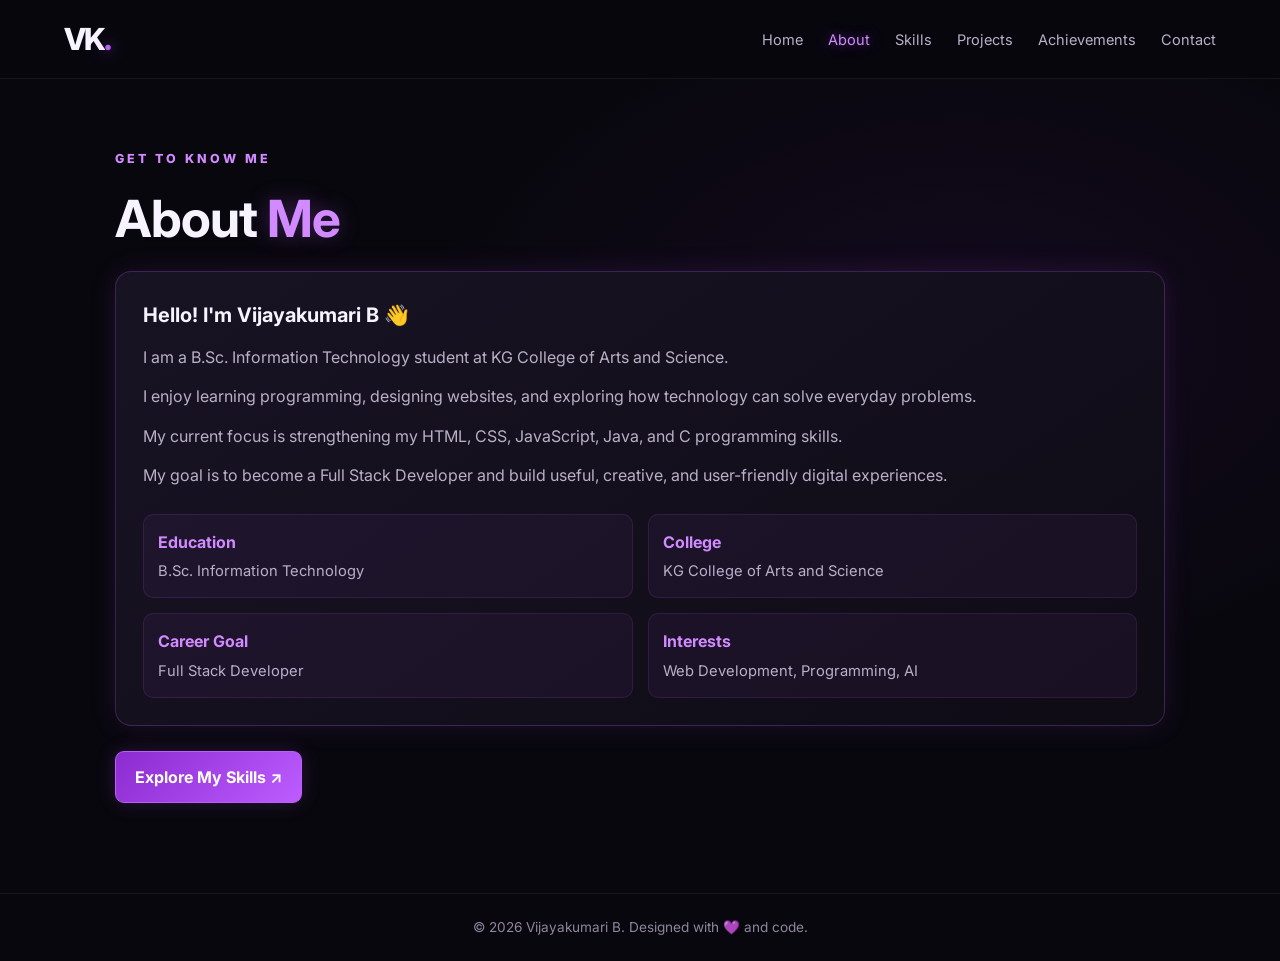
<file: about.html>
<!DOCTYPE html>
<html lang="en">
<head>
    <meta charset="UTF-8">
    <meta name="viewport" content="width=device-width, initial-scale=1.0">

    <title>About Me | Vijayakumari</title>

    <link rel="stylesheet" href="style.css">
    <script src="script.js" defer></script>
</head>

<body>

<header class="site-header">
    <nav class="navbar">

        <a href="index.html" class="logo">VK<span>.</span></a>

        <button class="menu-toggle" aria-label="Open navigation"
                aria-expanded="false">☰</button>

        <ul class="nav-links">
            <li><a href="index.html">Home</a></li>
            <li><a href="about.html" class="active">About</a></li>
            <li><a href="skills.html">Skills</a></li>
            <li><a href="projects.html">Projects</a></li>
            <li><a href="achievements.html">Achievements</a></li>
            <li><a href="contact.html">Contact</a></li>
        </ul>

    </nav>
</header>

<main class="page-content">

    <p class="eyebrow">GET TO KNOW ME</p>

    <h1>About <span>Me</span></h1>

    <div class="content-card">

        <h2>Hello! I'm Vijayakumari B 👋</h2>

        <p>
            I am a B.Sc. Information Technology student at
            KG College of Arts and Science.
        </p>

        <p>
            I enjoy learning programming, designing websites,
            and exploring how technology can solve everyday problems.
        </p>

        <p>
            My current focus is strengthening my HTML, CSS,
            JavaScript, Java, and C programming skills.
        </p>

        <p>
            My goal is to become a Full Stack Developer and build
            useful, creative, and user-friendly digital experiences.
        </p>

        <div class="info-grid">

            <div>
                <strong>Education</strong>
                <span>B.Sc. Information Technology</span>
            </div>

            <div>
                <strong>College</strong>
                <span>KG College of Arts and Science</span>
            </div>

            <div>
                <strong>Career Goal</strong>
                <span>Full Stack Developer</span>
            </div>

            <div>
                <strong>Interests</strong>
                <span>Web Development, Programming, AI</span>
            </div>

        </div>

    </div>

    <a href="skills.html" class="btn page-button">
        Explore My Skills ↗
    </a>

</main>

<footer class="footer">
    <p>© <span class="year"></span> Vijayakumari B. Designed with 💜 and code.</p>
</footer>

</body>
</html>
</file>
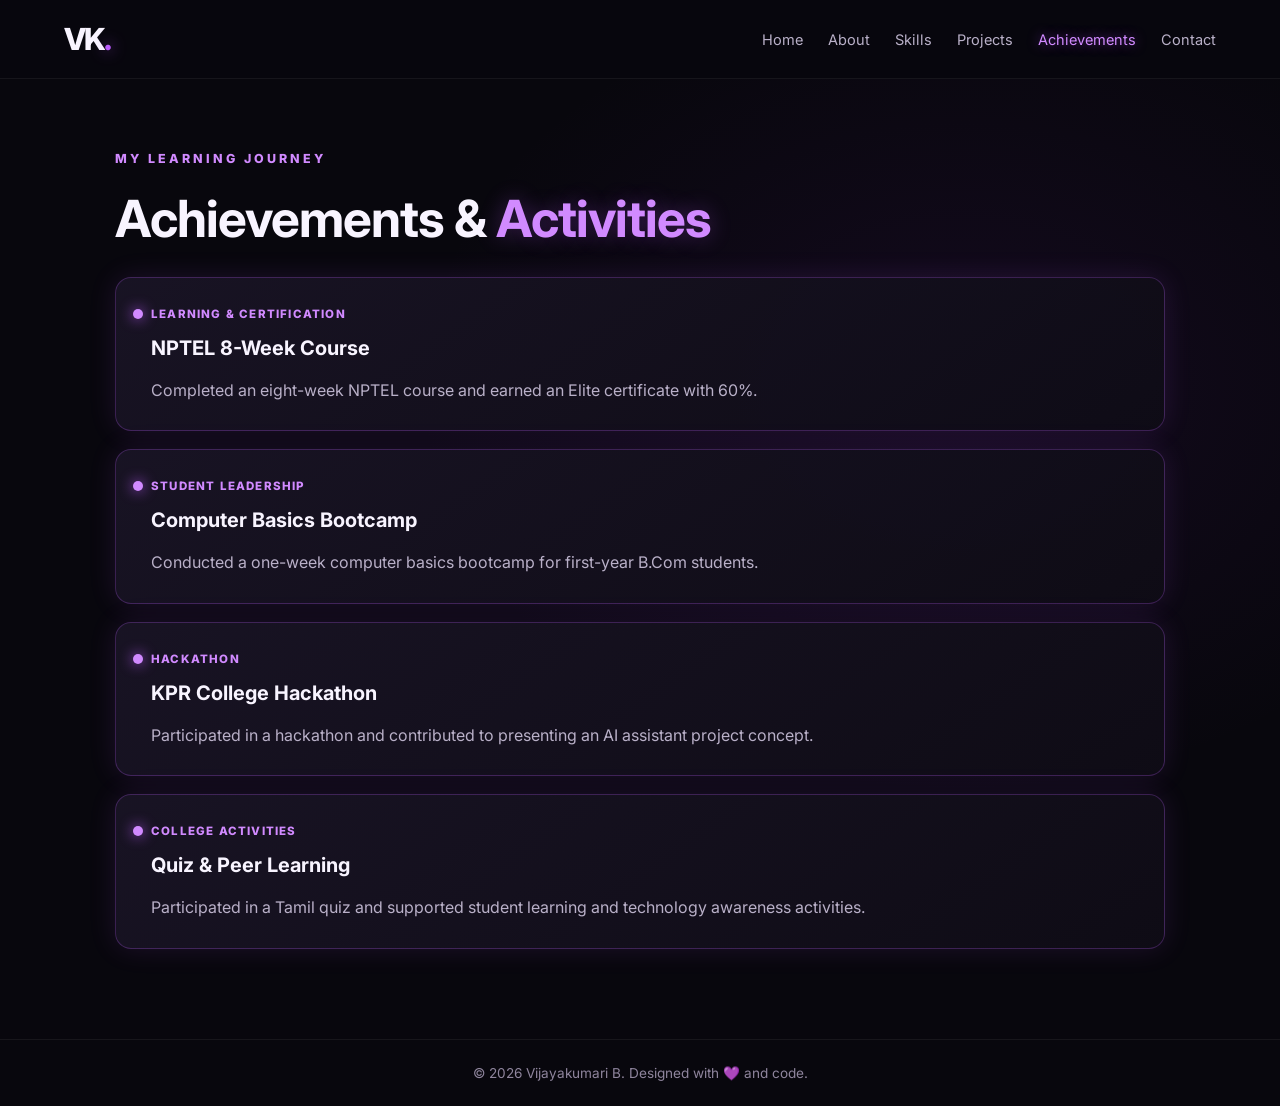
<file: achievements.html>
<!DOCTYPE html>
<html lang="en">
<head>
    <meta charset="UTF-8">
    <meta name="viewport" content="width=device-width, initial-scale=1.0">

    <title>Achievements | Vijayakumari</title>

    <link rel="stylesheet" href="style.css">
    <script src="script.js" defer></script>
</head>

<body>

<header class="site-header">
    <nav class="navbar">

        <a href="index.html" class="logo">VK<span>.</span></a>

        <button class="menu-toggle" aria-label="Open navigation"
                aria-expanded="false">☰</button>

        <ul class="nav-links">
            <li><a href="index.html">Home</a></li>
            <li><a href="about.html">About</a></li>
            <li><a href="skills.html">Skills</a></li>
            <li><a href="projects.html">Projects</a></li>
            <li><a href="achievements.html" class="active">Achievements</a></li>
            <li><a href="contact.html">Contact</a></li>
        </ul>

    </nav>
</header>

<main class="page-content">

    <p class="eyebrow">MY LEARNING JOURNEY</p>

    <h1>Achievements & <span>Activities</span></h1>

    <div class="timeline">

        <article class="content-card timeline-item">
            <span class="timeline-dot"></span>
            <p class="tag">Learning & Certification</p>
            <h2>NPTEL 8-Week Course</h2>
            <p>
                Completed an eight-week NPTEL course and earned
                an Elite certificate with 60%.
            </p>
        </article>

        <article class="content-card timeline-item">
            <span class="timeline-dot"></span>
            <p class="tag">Student Leadership</p>
            <h2>Computer Basics Bootcamp</h2>
            <p>
                Conducted a one-week computer basics bootcamp
                for first-year B.Com students.
            </p>
        </article>

        <article class="content-card timeline-item">
            <span class="timeline-dot"></span>
            <p class="tag">Hackathon</p>
            <h2>KPR College Hackathon</h2>
            <p>
                Participated in a hackathon and contributed to
                presenting an AI assistant project concept.
            </p>
        </article>

        <article class="content-card timeline-item">
            <span class="timeline-dot"></span>
            <p class="tag">College Activities</p>
            <h2>Quiz & Peer Learning</h2>
            <p>
                Participated in a Tamil quiz and supported
                student learning and technology awareness activities.
            </p>
        </article>

    </div>

</main>

<footer class="footer">
    <p>© <span class="year"></span> Vijayakumari B. Designed with 💜 and code.</p>
</footer>

</body>
</html>
</file>
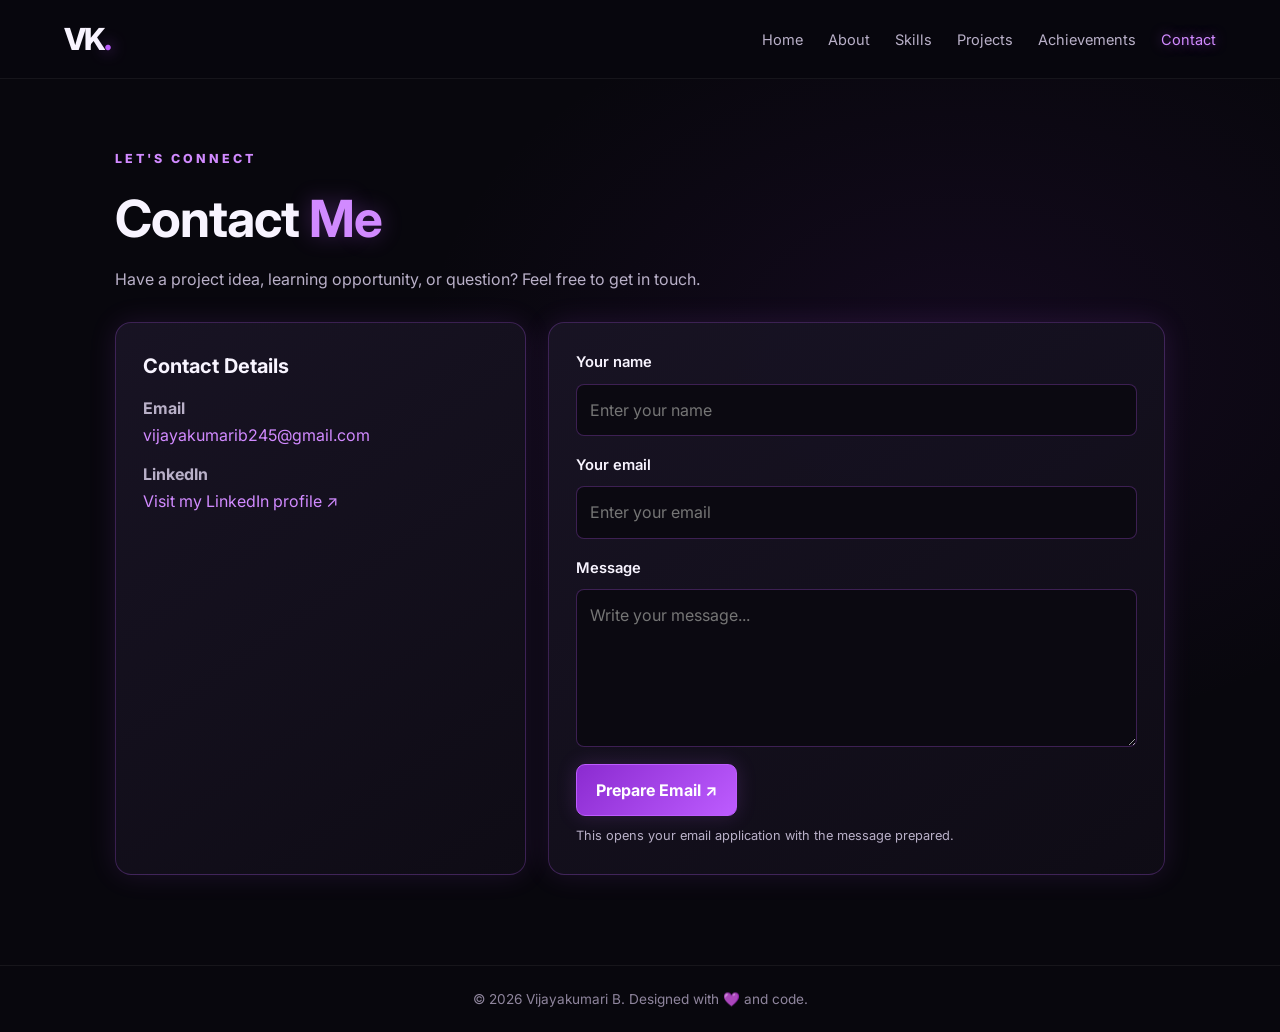
<file: contact.html>
<!DOCTYPE html>
<html lang="en">
<head>
    <meta charset="UTF-8">
    <meta name="viewport" content="width=device-width, initial-scale=1.0">

    <title>Contact | Vijayakumari</title>

    <link rel="stylesheet" href="style.css">
    <script src="script.js" defer></script>
</head>

<body>

<header class="site-header">
    <nav class="navbar">

        <a href="index.html" class="logo">VK<span>.</span></a>

        <button class="menu-toggle" aria-label="Open navigation"
                aria-expanded="false">☰</button>

        <ul class="nav-links">
            <li><a href="index.html">Home</a></li>
            <li><a href="about.html">About</a></li>
            <li><a href="skills.html">Skills</a></li>
            <li><a href="projects.html">Projects</a></li>
            <li><a href="achievements.html">Achievements</a></li>
            <li><a href="contact.html" class="active">Contact</a></li>
        </ul>

    </nav>
</header>

<main class="page-content">

    <p class="eyebrow">LET'S CONNECT</p>

    <h1>Contact <span>Me</span></h1>

    <p class="page-lead">
        Have a project idea, learning opportunity, or question?
        Feel free to get in touch.
    </p>

    <div class="contact-layout">

        <section class="content-card">

            <h2>Contact Details</h2>

            <p>
                <strong>Email</strong><br>
                <a href="mailto:vijayakumarib245@gmail.com">
                    vijayakumarib245@gmail.com
                </a>
            </p>

            <p>
                <strong>LinkedIn</strong><br>
                <a href="https://www.linkedin.com/in/vijayakumari-boopathy-129a94414/"
                   target="_blank" rel="noopener noreferrer">
                    Visit my LinkedIn profile ↗
                </a>
            </p>

        </section>

        <form class="content-card contact-form" id="contactForm">

            <label for="name">Your name</label>
            <input type="text" id="name" name="name"
                   placeholder="Enter your name" required>

            <label for="email">Your email</label>
            <input type="email" id="email" name="email"
                   placeholder="Enter your email" required>

            <label for="message">Message</label>
            <textarea id="message" name="message" rows="5"
                      placeholder="Write your message..." required></textarea>

            <button type="submit" class="btn">Prepare Email ↗</button>

            <p class="form-note">
                This opens your email application with the message prepared.
            </p>

        </form>

    </div>

</main>

<footer class="footer">
    <p>© <span class="year"></span> Vijayakumari B. Designed with 💜 and code.</p>
</footer>

</body>
</html>
</file>
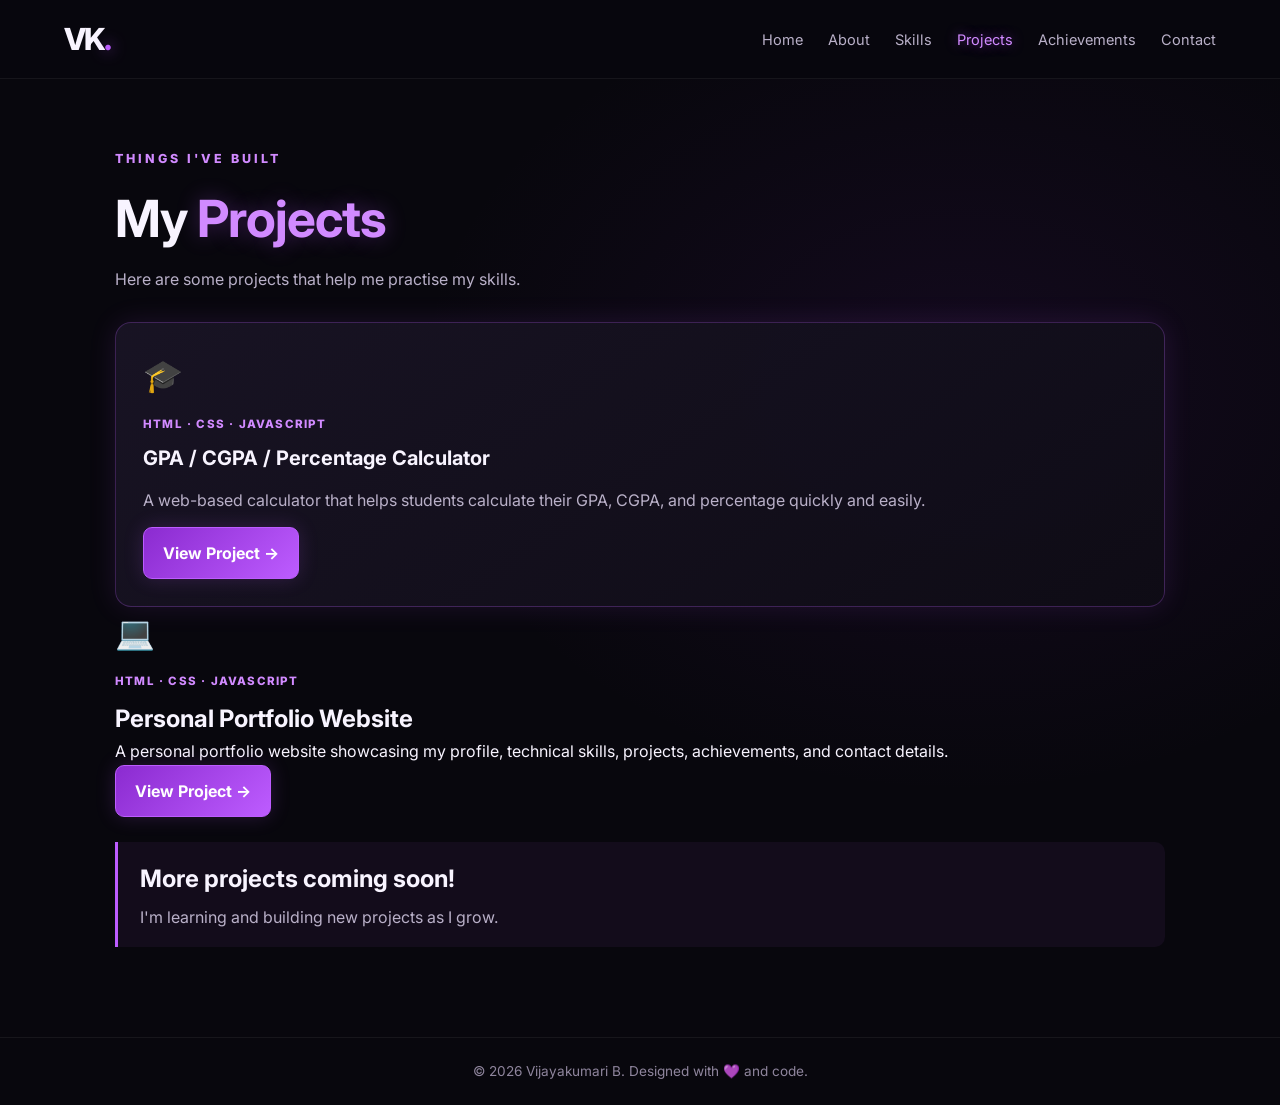
<file: projects.html>
<!DOCTYPE html>
<html lang="en">
<head>
    <meta charset="UTF-8">
    <meta name="viewport" content="width=device-width, initial-scale=1.0">

    <title>Projects | Vijayakumari</title>

    <link rel="stylesheet" href="style.css">
    <script src="script.js" defer></script>
</head>

<body>

<header class="site-header">
    <nav class="navbar">

        <a href="index.html" class="logo">VK<span>.</span></a>

        <button class="menu-toggle" aria-label="Open navigation"
                aria-expanded="false">☰</button>

        <ul class="nav-links">
            <li><a href="index.html">Home</a></li>
            <li><a href="about.html">About</a></li>
            <li><a href="skills.html">Skills</a></li>
            <li><a href="projects.html" class="active">Projects</a></li>
            <li><a href="achievements.html">Achievements</a></li>
            <li><a href="contact.html">Contact</a></li>
        </ul>

    </nav>
</header>

<main class="page-content">

    <p class="eyebrow">THINGS I'VE BUILT</p>

    <h1>My <span>Projects</span></h1>

    <p class="page-lead">
        Here are some projects that help me practise my skills.
    </p>

   <article class="content-card project-card">
    <div class="card-icon">🎓</div>


<p class="tag">HTML · CSS · JavaScript</p>

<h2>GPA / CGPA / Percentage Calculator</h2>

<p>
    A web-based calculator that helps students calculate
    their GPA, CGPA, and percentage quickly and easily.
</p>

<a
    href="https://github.com/vijayakumariB/GPA-CGPA-Percentage-Calculator3"
    target="_blank"
    rel="noopener noreferrer"
    class="btn"
>
    View Project →
</a>


</article>

    <div class="card-icon">💻</div>


<p class="tag">HTML · CSS · JavaScript</p>

<h2>Personal Portfolio Website</h2>

<p>
    A personal portfolio website showcasing my profile,
    technical skills, projects, achievements, and contact details.
</p>

<a
    href="https://github.com/vijayakumariB/personal-portfoleo2"
    target="_blank"
    rel="noopener noreferrer"
    class="btn"
>
    View Project →
</a>


</article>


    </div>

    <div class="callout">
        <h2>More projects coming soon!</h2>
        <p>I'm learning and building new projects as I grow.</p>
    </div>

</main>

<footer class="footer">
    <p>© <span class="year"></span> Vijayakumari B. Designed with 💜 and code.</p>
</footer>

</body>
</html>
</file>
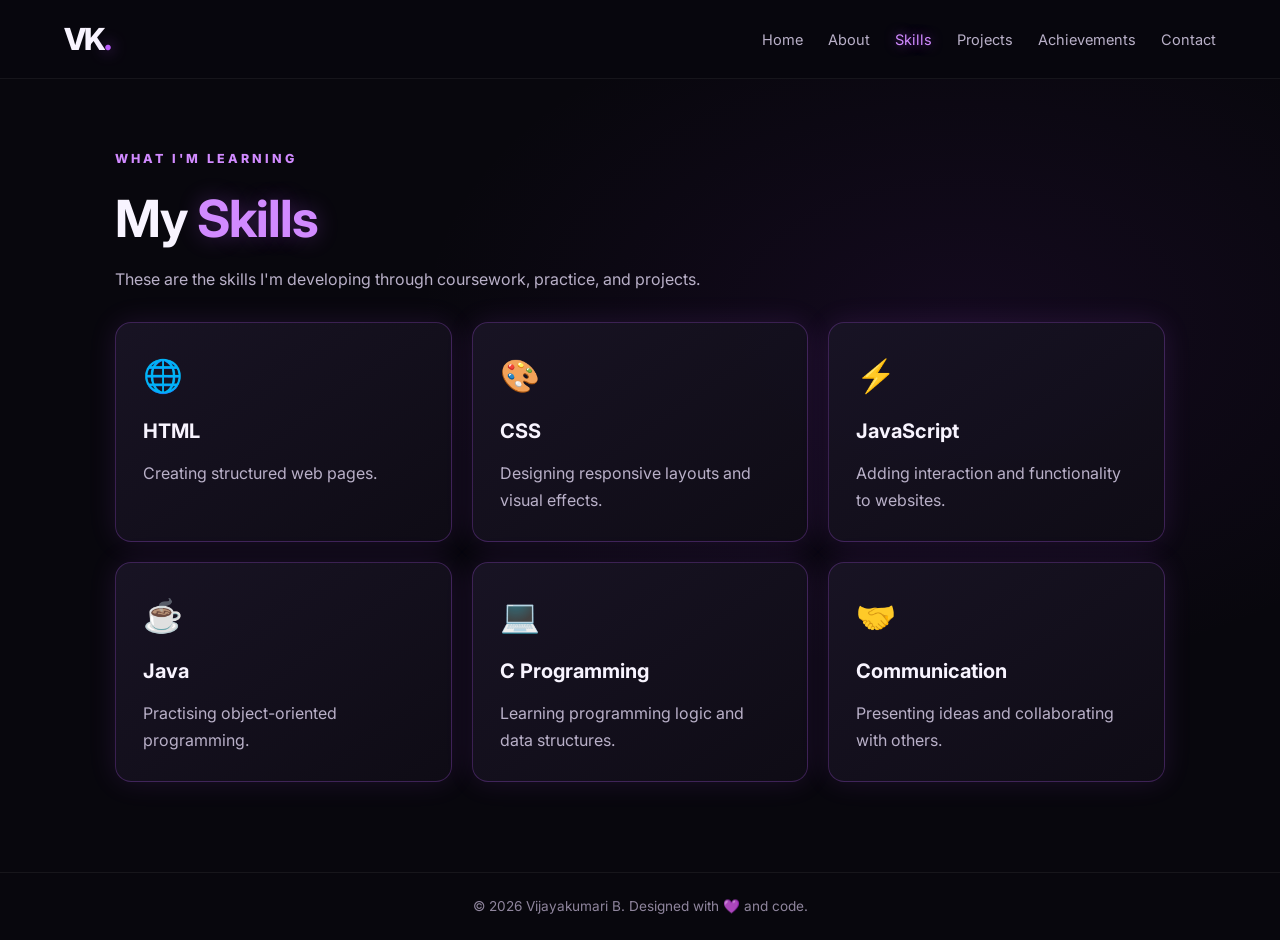
<file: skills.html>
<!DOCTYPE html>
<html lang="en">
<head>
    <meta charset="UTF-8">
    <meta name="viewport" content="width=device-width, initial-scale=1.0">

    <title>Skills | Vijayakumari</title>

    <link rel="stylesheet" href="style.css">
    <script src="script.js" defer></script>
</head>

<body>

<header class="site-header">
    <nav class="navbar">

        <a href="index.html" class="logo">VK<span>.</span></a>

        <button class="menu-toggle" aria-label="Open navigation"
                aria-expanded="false">☰</button>

        <ul class="nav-links">
            <li><a href="index.html">Home</a></li>
            <li><a href="about.html">About</a></li>
            <li><a href="skills.html" class="active">Skills</a></li>
            <li><a href="projects.html">Projects</a></li>
            <li><a href="achievements.html">Achievements</a></li>
            <li><a href="contact.html">Contact</a></li>
        </ul>

    </nav>
</header>

<main class="page-content">

    <p class="eyebrow">WHAT I'M LEARNING</p>

    <h1>My <span>Skills</span></h1>

    <p class="page-lead">
        These are the skills I'm developing through coursework,
        practice, and projects.
    </p>

    <div class="card-grid">

        <article class="content-card skill-card">
            <div class="card-icon">🌐</div>
            <h2>HTML</h2>
            <p>Creating structured web pages.</p>
        </article>

        <article class="content-card skill-card">
            <div class="card-icon">🎨</div>
            <h2>CSS</h2>
            <p>Designing responsive layouts and visual effects.</p>
        </article>

        <article class="content-card skill-card">
            <div class="card-icon">⚡</div>
            <h2>JavaScript</h2>
            <p>Adding interaction and functionality to websites.</p>
        </article>

        <article class="content-card skill-card">
            <div class="card-icon">☕</div>
            <h2>Java</h2>
            <p>Practising object-oriented programming.</p>
        </article>

        <article class="content-card skill-card">
            <div class="card-icon">💻</div>
            <h2>C Programming</h2>
            <p>Learning programming logic and data structures.</p>
        </article>

        <article class="content-card skill-card">
            <div class="card-icon">🤝</div>
            <h2>Communication</h2>
            <p>Presenting ideas and collaborating with others.</p>
        </article>

    </div>

</main>

<footer class="footer">
    <p>© <span class="year"></span> Vijayakumari B. Designed with 💜 and code.</p>
</footer>

</body>
</html>
</file>
<file: style.css>
@import url('https://fonts.googleapis.com/css2?family=Inter:wght@400;500;600;700;800&display=swap');

:root {
    --bg: #08070d;
    --panel: #12101b;
    --purple: #bd5cff;
    --purple-bright: #d18aff;
    --text: #f8f4ff;
    --muted: #b9b0c8;
    --border: rgba(189, 92, 255, 0.25);
}

* {
    box-sizing: border-box;
    margin: 0;
    padding: 0;
}

html {
    scroll-behavior: auto;
}

body {
    min-height: 100vh;
    background:
        radial-gradient(ellipse at 75% 35%, rgba(98, 30, 145, 0.13), transparent 40%),
        var(--bg);
    color: var(--text);
    font-family: 'Inter', Arial, sans-serif;
    line-height: 1.65;
}

a {
    color: inherit;
    text-decoration: none;
}



.site-header {
    border-bottom: 1px solid rgba(255, 255, 255, 0.06);
    background: rgba(8, 7, 13, 0.96);
}

.navbar {
    width: min(1180px, 90%);
    min-height: 78px;
    margin: auto;
    display: flex;
    align-items: center;
    justify-content: space-between;
    gap: 24px;
}

.logo {
    color: var(--text);
    font-size: 1.9rem;
    font-weight: 800;
    letter-spacing: -2px;
}

.logo span {
    color: var(--purple);
    text-shadow: 0 0 15px var(--purple);
}

.nav-links {
    list-style: none;
    display: flex;
    align-items: center;
    gap: 25px;
}

.nav-links a {
    color: var(--muted);
    font-size: 0.91rem;
    transition: color 0.2s, text-shadow 0.2s;
}

.nav-links a:hover,
.nav-links a.active {
    color: var(--purple-bright);
    text-shadow: 0 0 12px rgba(189, 92, 255, 0.55);
}

.menu-toggle {
    display: none;
    color: var(--purple-bright);
    background: transparent;
    border: 1px solid var(--border);
    border-radius: 8px;
    padding: 7px 11px;
    font-size: 1.4rem;
    cursor: pointer;
}



.hero {
    width: min(1180px, 90%);
    min-height: calc(100vh - 140px);
    margin: auto;
    display: grid;
    grid-template-columns: 1.15fr 0.85fr;
    align-items: center;
    gap: 55px;
    padding: 65px 0;
}

.eyebrow {
    color: var(--purple-bright);
    font-size: 0.78rem;
    font-weight: 800;
    letter-spacing: 3px;
    margin-bottom: 18px;
}

.hero h1 {
    font-size: clamp(2.6rem, 5vw, 4.4rem);
    line-height: 1.12;
    letter-spacing: -2px;
    margin-bottom: 15px;
}

.hero h1 span,
.page-content h1 span {
    color: var(--purple-bright);
    text-shadow: 0 0 22px rgba(189, 92, 255, 0.3);
}

.hero h2 {
    font-size: clamp(1.25rem, 2.4vw, 1.8rem);
    color: #d7c8e9;
    font-weight: 600;
    margin-bottom: 20px;
}

.intro {
    max-width: 590px;
    color: var(--muted);
    font-size: 1.04rem;
}

.button-row {
    display: flex;
    flex-wrap: wrap;
    gap: 14px;
    margin-top: 30px;
}

.btn {
    display: inline-flex;
    justify-content: center;
    align-items: center;
    gap: 8px;
    border: 1px solid var(--purple);
    border-radius: 9px;
    padding: 12px 19px;
    color: white;
    background: linear-gradient(135deg, #8b2bd0, #bd5cff);
    font: inherit;
    font-weight: 700;
    cursor: pointer;
    box-shadow: 0 0 20px rgba(189, 92, 255, 0.18);
    transition: transform 0.2s, box-shadow 0.2s;
}

.btn:hover {
    transform: translateY(-2px);
    box-shadow: 0 0 28px rgba(189, 92, 255, 0.38);
}

.btn-outline {
    background: transparent;
}

.small-note {
    margin-top: 28px;
    color: #8f859d;
    font-size: 0.88rem;
}

/* STUDENT ILLUSTRATION */

.hero-art {
    display: flex;
    flex-direction: column;
    align-items: center;
    gap: 20px;
}

.glow-ring {
    width: min(350px, 75vw);
    aspect-ratio: 1;
    border-radius: 50%;
    display: grid;
    place-items: center;
    border: 1px solid rgba(189, 92, 255, 0.55);
    background: radial-gradient(circle, rgba(138, 43, 209, 0.22), rgba(12, 9, 19, 0.95) 68%);
    box-shadow: 0 0 35px rgba(189, 92, 255, 0.18),
                inset 0 0 35px rgba(189, 92, 255, 0.12);
}

.student-illustration {
    position: relative;
    width: 82%;
    height: 82%;
    display: grid;
    place-items: center;
    border-radius: 50%;
    background: radial-gradient(circle at 50% 45%, rgba(189, 92, 255, 0.13), transparent 60%);
}

.student {
    font-size: clamp(5rem, 11vw, 8rem);
    filter: drop-shadow(0 0 15px rgba(189, 92, 255, 0.3));
}

.laptop {
    position: absolute;
    font-size: 3.3rem;
    bottom: 15%;
    right: 9%;
}

.book {
    position: absolute;
    font-size: 2.4rem;
    bottom: 18%;
    left: 8%;
}

.moon {
    position: absolute;
    top: 9%;
    right: 17%;
    font-size: 2rem;
    color: var(--purple-bright);
    text-shadow: 0 0 16px var(--purple);
}

.art-caption {
    color: var(--muted);
    font-size: 0.9rem;
    text-align: center;
}

/* OTHER PAGES */

.page-content {
    width: min(1050px, 90%);
    min-height: calc(100vh - 140px);
    margin: auto;
    padding: 70px 0 90px;
}

.page-content h1 {
    font-size: clamp(2.3rem, 4vw, 3.4rem);
    line-height: 1.2;
    margin-bottom: 22px;
    letter-spacing: -1px;
}

.page-lead {
    color: var(--muted);
    max-width: 720px;
    margin: -5px 0 30px;
}

.content-card {
    background: linear-gradient(145deg, rgba(25, 20, 37, 0.96), rgba(15, 12, 22, 0.96));
    border: 1px solid var(--border);
    border-radius: 16px;
    padding: 27px;
    box-shadow: 0 0 28px rgba(189, 92, 255, 0.12);
}

.content-card h2 {
    font-size: 1.25rem;
    margin-bottom: 12px;
}

.content-card p {
    color: var(--muted);
    margin-bottom: 13px;
}

.content-card p:last-child {
    margin-bottom: 0;
}

.info-grid {
    display: grid;
    grid-template-columns: repeat(2, minmax(0, 1fr));
    gap: 15px;
    margin-top: 25px;
}

.info-grid div {
    background: rgba(189, 92, 255, 0.06);
    border: 1px solid rgba(189, 92, 255, 0.13);
    border-radius: 10px;
    padding: 14px;
}

.info-grid strong,
.info-grid span {
    display: block;
}

.info-grid strong {
    color: var(--purple-bright);
    margin-bottom: 4px;
}

.info-grid span {
    color: var(--muted);
    font-size: 0.92rem;
}

.page-button {
    margin-top: 25px;
}



.card-grid {
    display: grid;
    grid-template-columns: repeat(3, minmax(0, 1fr));
    gap: 20px;
    margin-top: 28px;
}

.skill-card,
.project-card {
    min-height: 220px;
    transition: transform 0.2s, border-color 0.2s;
}

.skill-card:hover,
.project-card:hover {
    transform: translateY(-5px);
    border-color: rgba(209, 138, 255, 0.7);
}

.card-icon {
    font-size: 2rem;
    margin-bottom: 12px;
}

.tag {
    color: var(--purple-bright) !important;
    text-transform: uppercase;
    font-size: 0.72rem;
    font-weight: 800;
    letter-spacing: 1.2px;
    margin-bottom: 8px !important;
}

/* PROJECTS CALLOUT */

.callout {
    margin-top: 25px;
    border-left: 3px solid var(--purple);
    padding: 17px 22px;
    background: rgba(189, 92, 255, 0.06);
    border-radius: 0 10px 10px 0;
}

.callout h2 {
    margin-bottom: 5px;
}

.callout p {
    color: var(--muted);
}


.timeline {
    display: grid;
    gap: 18px;
    margin-top: 28px;
}

.timeline-item {
    position: relative;
    padding-left: 35px;
}

.timeline-dot {
    position: absolute;
    left: 17px;
    top: 31px;
    width: 10px;
    height: 10px;
    background: var(--purple-bright);
    border-radius: 50%;
    box-shadow: 0 0 14px var(--purple);
}

/* CONTACT PAGE */

.contact-layout {
    display: grid;
    grid-template-columns: 0.8fr 1.2fr;
    gap: 22px;
    margin-top: 28px;
}

.contact-layout a {
    color: var(--purple-bright);
    overflow-wrap: anywhere;
}

.contact-layout a:hover {
    text-decoration: underline;
}

.contact-form {
    display: flex;
    flex-direction: column;
    gap: 9px;
}

.contact-form label {
    font-weight: 600;
    font-size: 0.92rem;
}

.contact-form input,
.contact-form textarea {
    width: 100%;
    color: var(--text);
    background: #0b0911;
    border: 1px solid rgba(189, 92, 255, 0.28);
    border-radius: 8px;
    padding: 12px 13px;
    font: inherit;
    outline: none;
    margin-bottom: 8px;
}

.contact-form input:focus,
.contact-form textarea:focus {
    border-color: var(--purple-bright);
    box-shadow: 0 0 0 3px rgba(189, 92, 255, 0.1);
}

.contact-form textarea {
    resize: vertical;
}

.contact-form .btn {
    align-self: flex-start;
}

.form-note {
    font-size: 0.8rem;
}



.footer {
    text-align: center;
    color: #8f859d;
    padding: 22px 5%;
    border-top: 1px solid rgba(255, 255, 255, 0.06);
    font-size: 0.85rem;
}


@media (max-width: 900px) {

    .navbar {
        width: 92%;
    }

    .menu-toggle {
        display: block;
    }

    .nav-links {
        display: none;
        position: absolute;
        z-index: 10;
        top: 72px;
        left: 4%;
        right: 4%;
        padding: 18px;
        background: #100d18;
        border: 1px solid var(--border);
        border-radius: 12px;
        flex-direction: column;
        align-items: stretch;
        gap: 0;
        box-shadow: 0 0 28px rgba(189, 92, 255, 0.18);
    }

    .nav-links.open {
        display: flex;
    }

    .nav-links a {
        display: block;
        padding: 10px 8px;
    }

    .hero {
        grid-template-columns: 1fr;
        text-align: center;
        gap: 40px;
        padding: 55px 0;
    }

    .intro {
        margin: auto;
    }

    .button-row {
        justify-content: center;
    }

    .hero-art {
        grid-row: 1;
    }

    .glow-ring {
        width: min(280px, 65vw);
    }

    .card-grid {
        grid-template-columns: repeat(2, minmax(0, 1fr));
    }
}

@media (max-width: 600px) {

    .page-content {
        padding-top: 48px;
    }

    .card-grid,
    .contact-layout,
    .info-grid {
        grid-template-columns: 1fr;
    }

    .content-card {
        padding: 21px;
    }

    .hero h1 {
        letter-spacing: -1px;
    }

    .button-row .btn {
        width: 100%;
    }
}


.hero-image {
display: flex;
justify-content: center;
align-items: center;
margin: 25px auto;
}

.hero-image img {
width: 280px;
height: 280px;
object-fit: cover;
border-radius: 50%;
border: 4px solid #b026ff;
box-shadow:
0 0 15px #b026ff,
0 0 30px rgba(176, 38, 255, 0.6);
transition: transform 0.3s ease;
}

.hero-image img:hover {
transform: scale(1.05);
}


@media (max-width: 600px) {
.hero-image img {
width: 200px;
height: 200px;
}
}
</file>
